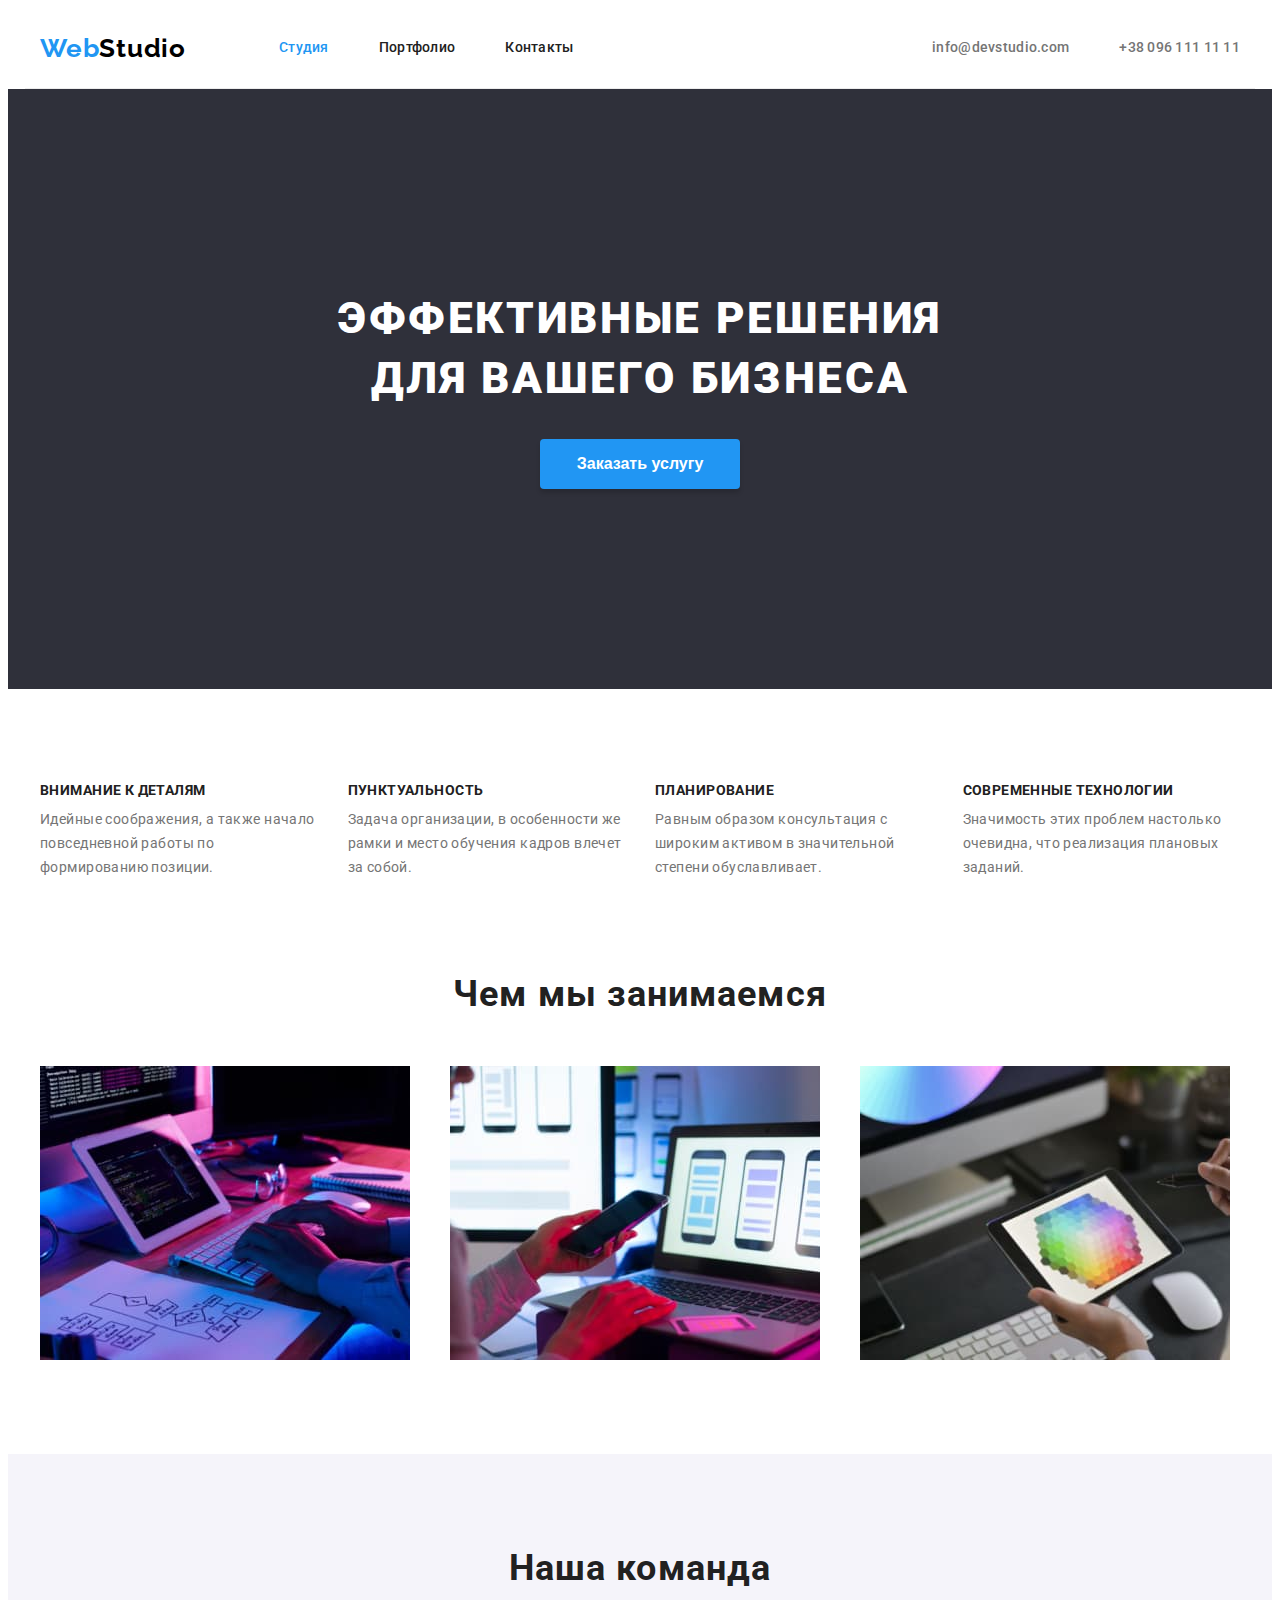
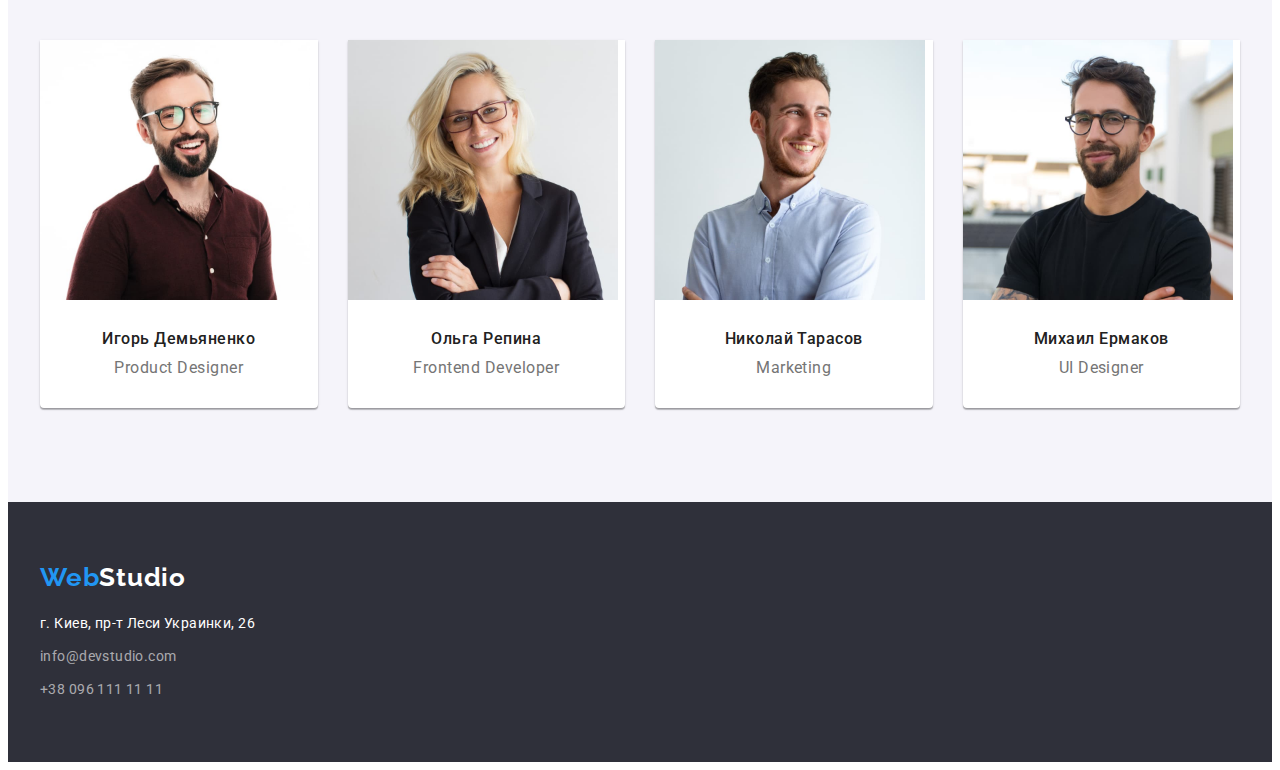
<file: index.html>
<!DOCTYPE html>
<html lang="ru">
  <head>
    <meta charset="UTF-8" />
    <meta http-equiv="X-UA-Compatible" content="IE=edge" />
    <meta name="viewport" content="width=device-width, initial-scale=1.0" />
    <link rel="preconnect" href="https://fonts.googleapis.com" />
    <link rel="preconnect" href="https://fonts.gstatic.com" crossorigin />
    <link
      href="https://fonts.googleapis.com/css2?family=Raleway:wght@700&family=Roboto:wght@400;500;700;900&display=swap"
      rel="stylesheet"
    />
    <link
      rel="stylesheet"
      href="https://cdnjs.cloudflare.com/ajax/libs/modern-normalize/1.1.0/modern-normalize.min.css"
      integrity="sha512-wpPYUAdjBVSE4KJnH1VR1HeZfpl1ub8YT/NKx4PuQ5NmX2tKuGu6U/JRp5y+Y8XG2tV+wKQpNHVUX03MfMFn9Q=="
      crossorigin="anonymous"
      referrerpolicy="no-referrer"
    />
    <title>WebStudio</title>
    <link rel="stylesheet" href="./css/styles.css" />
  </head>

  <body>
    <!-- Header -->

    <header class="header">
      <div class="container header-container">
        <a href="" lang="en" class="header-logo link"> <span>Web</span>Studio</a>
        <nav>
          <ul class="header-nav-list list">
            <li class="header-nav-iteam">
              <a class="header-link link current" href="">Студия</a>
            </li>
            <li class="header-nav-iteam">
              <a class="header-link link" href="./portfolio.html">Портфолио</a>
            </li>
            <li class="header-nav-iteam">
              <a class="header-link link" href="">Контакты</a>
            </li>
          </ul>
        </nav>

        <ul class="header-contacts-list list">
          <li class="header-contact-iteam">
            <a class="header-contact link" href="mailto:info@devstudio.com">info@devstudio.com</a>
          </li>
          <li class="header-contact-iteam">
            <a class="header-contact link" href="tel:+380961111111">+38 096 111 11 11</a>
          </li>
        </ul>
      </div>
    </header>

    <main>
      <!-- Hero section -->

      <section class="hero section">
        <div class="container">
          <h1 class="hero-title">Эффективные решения для вашего бизнеса</h1>
          <button class="hero-btn" type="button">Заказать услугу</button>
        </div>
      </section>

      <!-- Benefits -->

      <section class="section benefits">
        <div class="container">
          <ul class="benefits-list card-set list">
            <li class="card-set-iteam">
              <h3 class="benefits-title">Внимание к деталям</h3>
              <p class="benefits-after-title">
                Идейные соображения, а также начало повседневной работы по формированию позиции.
              </p>
            </li>
            <li class="card-set-iteam">
              <h3 class="benefits-title">Пунктуальность</h3>
              <p class="benefits-after-title">
                Задача организации, в особенности же рамки и место обучения кадров влечет за собой.
              </p>
            </li>
            <li class="card-set-iteam">
              <h3 class="benefits-title">Планирование</h3>
              <p class="benefits-after-title">
                Равным образом консультация с широким активом в значительной степени обуславливает.
              </p>
            </li>
            <li class="card-set-iteam">
              <h3 class="benefits-title">Современные технологии</h3>
              <p class="benefits-after-title">
                Значимость этих проблем настолько очевидна, что реализация плановых заданий.
              </p>
            </li>
          </ul>
        </div>
      </section>

      <!-- Features -->

      <section class="section features">
        <div class="container">
          <h2 class="main-title features-title">Чем мы занимаемся</h2>

          <ul class="features-list card-set list">
            <li class="features-iteam card-set-iteam">
              <img src="./images/what-we-do/what-we-do1.jpg" alt="Чем мы занимаемся" width="370" />
            </li>
            <li class="features-iteam card-set-iteam">
              <img src="./images/what-we-do/what-we-do2.jpg" alt="Чем мы занимаемся" width="370" />
            </li>
            <li class="features-iteam card-set-iteam">
              <img src="./images/what-we-do/what-we-do3.jpg" alt="Чем мы занимаемся" width="370" />
            </li>
          </ul>
        </div>
      </section>

      <!-- Teams -->

      <section class="teams section">
        <div class="container">
          <h2 class="main-title teams-title">Наша команда</h2>
          <ul class="team-list card-set list">
            <li class="teams-iteam card-set-iteam">
              <img src="./images/teams/team1.jpg" alt="Наша команда" width="270" height="260" />
              <div class="teams-text">
                <h3 class="team-name">Игорь Демьяненко</h3>
                <p lang="en" class="team-after-name">Product Designer</p>
              </div>
            </li>
            <li class="teams-iteam card-set-iteam">
              <img src="./images/teams/team2.jpg" alt="Наша команда" width="270" height="260" />
              <div class="teams-text">
                <h3 class="team-name">Ольга Репина</h3>
                <p lang="en" class="team-after-name">Frontend Developer</p>
              </div>
            </li>
            <li class="teams-iteam card-set-iteam">
              <img src="./images/teams/team3.jpg" alt="Наша команда" width="270" height="260" />
              <div class="teams-text">
                <h3 class="team-name">Николай Тарасов</h3>
                <p lang="en" class="team-after-name">Marketing</p>
              </div>
            </li>
            <li class="teams-iteam card-set-iteam">
              <img src="./images/teams/team4.jpg" alt="Наша команда" width="270" height="260" />
              <div class="teams-text">
                <h3 class="team-name">Михаил Ермаков</h3>
                <p lang="en" class="team-after-name">UI Designer</p>
              </div>
            </li>
          </ul>
        </div>
      </section>
    </main>
    <!-- Footer -->
    <footer class="footer">
      <div class="container">
        <a class="logo-footer link" href="/" lang="en"> <span>Web</span>Studio</a>

        <address class="footer-address">
          <p class="footer-address-info">г. Киев, пр-т Леси Украинки, 26</p>
          <ul class="footer=list list">
            <li class="footer-iteam">
              <a class="footer-contact link" href="mailto:info@devstudio.com">info@devstudio.com</a>
            </li>
            <li class="footer-contact">
              <a class="footer-contact link" href="tel:+380961111111">+38 096 111 11 11</a>
            </li>
          </ul>
        </address>
      </div>
    </footer>
  </body>
</html>
</file>
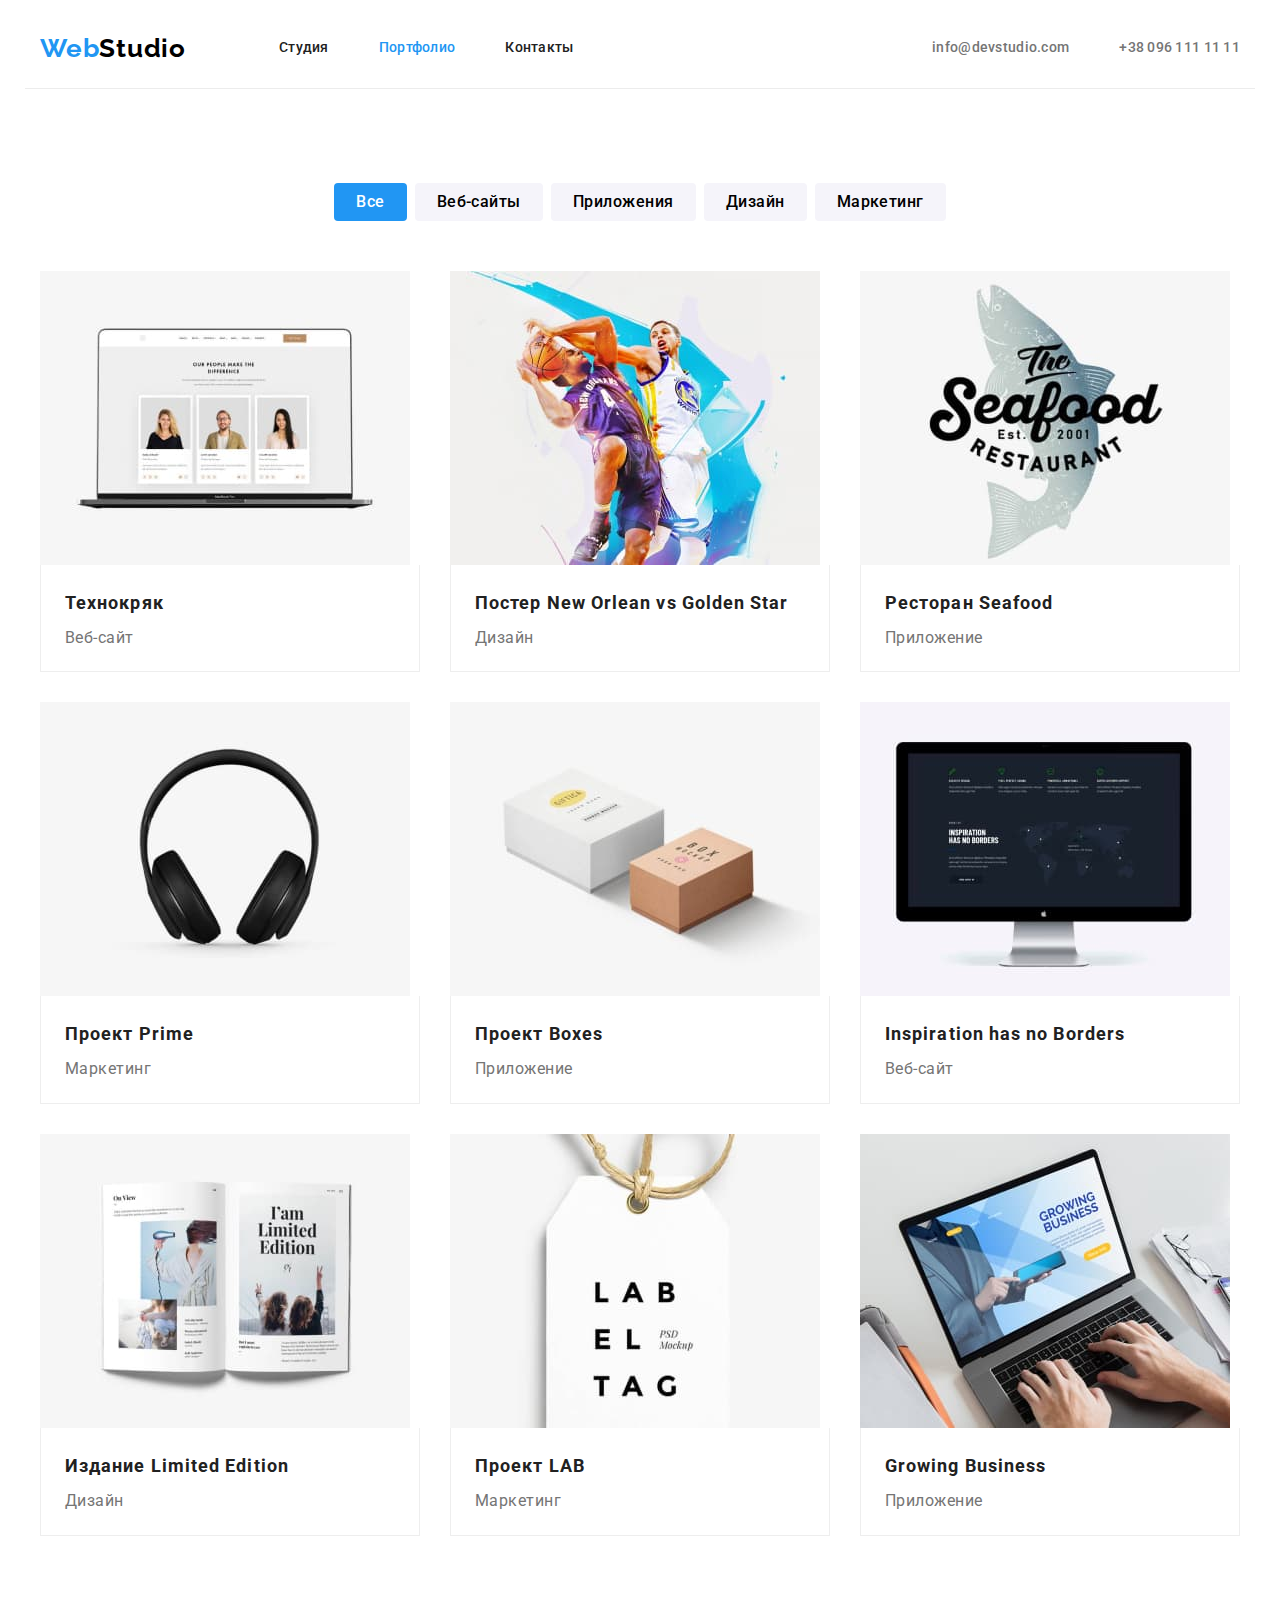
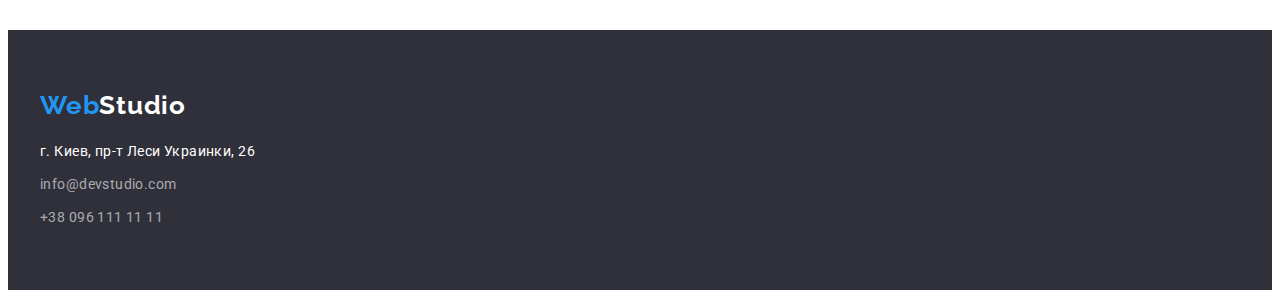
<file: portfolio.html>
<!DOCTYPE html>
<html lang="ru">
  <head>
    <meta charset="UTF-8" />
    <meta http-equiv="X-UA-Compatible" content="IE=edge" />
    <meta name="viewport" content="width=device-width, initial-scale=1.0" />
    <link rel="preconnect" href="https://fonts.googleapis.com" />
    <link rel="preconnect" href="https://fonts.gstatic.com" crossorigin />
    <link
      href="https://fonts.googleapis.com/css2?family=Raleway:wght@700&family=Roboto:wght@400;500;700;900&display=swap"
      rel="stylesheet"
    />
    <link
      rel="stylesheet"
      href="https://cdnjs.cloudflare.com/ajax/libs/modern-normalize/1.1.0/modern-normalize.min.css"
      integrity="sha512-wpPYUAdjBVSE4KJnH1VR1HeZfpl1ub8YT/NKx4PuQ5NmX2tKuGu6U/JRp5y+Y8XG2tV+wKQpNHVUX03MfMFn9Q=="
      crossorigin="anonymous"
      referrerpolicy="no-referrer"
    />
    <title>WebStudio</title>
    <link rel="stylesheet" href="./css/styles.css" />
  </head>
  <body>
    <!-- Header -->

    <header class="header">
      <div class="container header-container">
        <a href="" lang="en" class="header-logo link"> <span>Web</span>Studio</a>
        <nav>
          <ul class="header-nav-list list">
            <li class="header-nav-iteam">
              <a class="header-link link" href="./index.html">Студия</a>
            </li>
            <li class="header-nav-iteam">
              <a class="header-link current link" href="./portfolio.html">Портфолио</a>
            </li>
            <li class="header-nav-iteam">
              <a class="header-link link" href="">Контакты</a>
            </li>
          </ul>
        </nav>

        <ul class="header-contacts-list list">
          <li class="header-contact-iteam">
            <a class="header-contact link" href="mailto:info@devstudio.com">info@devstudio.com</a>
          </li>
          <li class="header-contact-iteam">
            <a class="header-contact link" href="tel:+380961111111">+38 096 111 11 11</a>
          </li>
        </ul>
      </div>
    </header>

    <main>
      <!-- Filter -->

      <section class="section">
        <div class="container">
          <h1 class="visually-hidden">Портфолио</h1>

          <ul class="filter-list list">
            <li class="filter-iteam">
              <button class="filter-btn current" type="button">Все</button>
            </li>
            <li class="filter-iteam">
              <button class="filter-btn" type="button">Веб-сайты</button>
            </li>
            <li class="filter-iteam">
              <button class="filter-btn" type="button">Приложения</button>
            </li>
            <li class="filter-iteam"><button class="filter-btn" type="button">Дизайн</button></li>
            <li class="filter-iteam">
              <button class="filter-btn" type="button">Маркетинг</button>
            </li>
          </ul>

          <!-- Portfolio -->

          <ul class="portfolio-list card-set list">
            <li class="portfolio-iteam card-set-iteam">
              <img src="./images/portfolio/techno.jpg" alt="Технокряк" width="370" height="294" />
              <div class="portfolio-text">
                <h2 class="potfolio-title">Технокряк</h2>
                <p class="potfolio-after-title">Веб-сайт</p>
              </div>
            </li>
            <li class="portfolio-iteam card-set-iteam">
              <img
                src="./images/portfolio/new-orlean.jpg"
                alt="Постер New Orlean vs Golden Star"
                width="370"
                height="294"
              />
              <div class="portfolio-text">
                <h2 class="potfolio-title">Постер New Orlean vs Golden Star</h2>
                <p class="potfolio-after-title">Дизайн</p>
              </div>
            </li>
            <li class="portfolio-iteam card-set-iteam">
              <img
                src="./images/portfolio/seafood.jpg"
                alt="Ресторан Seafood"
                width="370"
                height="294"
              />
              <div class="portfolio-text">
                <h2 class="potfolio-title">Ресторан Seafood</h2>
                <p class="potfolio-after-title">Приложение</p>
              </div>
            </li>
            <li class="portfolio-iteam card-set-iteam">
              <img src="./images/portfolio/prime.jpg" alt="Проект Prime" width="370" height="294" />
              <div class="portfolio-text">
                <h2 class="potfolio-title">Проект Prime</h2>
                <p class="potfolio-after-title">Маркетинг</p>
              </div>
            </li>
            <li class="portfolio-iteam card-set-iteam">
              <img src="./images/portfolio/boxes.jpg" alt="Проект Boxes" width="370" height="294" />
              <div class="portfolio-text">
                <h2 class="potfolio-title">Проект Boxes</h2>
                <p class="potfolio-after-title">Приложение</p>
              </div>
            </li>
            <li class="portfolio-iteam card-set-iteam">
              <img
                src="./images/portfolio/inspiration.jpg"
                alt="Inspiration has no Borders"
                width="370"
                height="294"
              />
              <div class="portfolio-text">
                <h2 class="potfolio-title">Inspiration has no Borders</h2>
                <p class="potfolio-after-title">Веб-сайт</p>
              </div>
            </li>
            <li class="portfolio-iteam card-set-iteam">
              <img
                src="./images/portfolio/limited-edition.jpg"
                alt="Издание Limited Edition"
                width="370"
                height="294"
              />
              <div class="portfolio-text">
                <h2 class="potfolio-title">Издание Limited Edition</h2>
                <p class="potfolio-after-title">Дизайн</p>
              </div>
            </li>
            <li class="portfolio-iteam card-set-iteam">
              <img src="./images/portfolio/lab.jpg" alt="Проект LAB" width="370" height="294" />
              <div class="portfolio-text">
                <h2 class="potfolio-title">Проект LAB</h2>
                <p class="potfolio-after-title">Маркетинг</p>
              </div>
            </li>
            <li class="portfolio-iteam card-set-iteam">
              <img
                src="./images/portfolio/growing-business.jpg"
                alt="Growing Business"
                width="370"
                height="294"
              />
              <div class="portfolio-text">
                <h2 class="potfolio-title">Growing Business</h2>
                <p class="potfolio-after-title">Приложение</p>
              </div>
            </li>
          </ul>
        </div>
      </section>
    </main>

    <!-- Footer -->
    <footer class="footer">
      <div class="container">
        <a class="logo-footer link" href="/" lang="en"> <span>Web</span>Studio</a>

        <address class="footer-address">
          <p class="footer-address-info">г. Киев, пр-т Леси Украинки, 26</p>
          <ul class="footer=list list">
            <li class="footer-iteam">
              <a class="footer-contact link" href="mailto:info@devstudio.com">info@devstudio.com</a>
            </li>
            <li class="footer-contact">
              <a class="footer-contact link" href="tel:+380961111111">+38 096 111 11 11</a>
            </li>
          </ul>
        </address>
      </div>
    </footer>
  </body>
</html>
</file>
<file: css/styles.css>
:root {
  --header-logo-left-color: #2196f3;
  --header-logo-right-color: #000;
  --footer-logo-left-color: #2196f3;
  --footer-logo-right-color: #fff;
  --main-title-color: #212121;
  --second-title-color: #fff;
  --after-title-color: #757575;
  --accent-color: #2196f3;
  --background-iteam-color: #f5f4fa;
  --main-font: 'Roboto', sans-serif;
  --logo-font: 'Raleway', sans-serif;

  /* card-set */
  --iteam: 1;
  --indent: 30px;
}

p,
h1,
h2,
h3,
h4,
h5,
h6 {
  margin: 0;
}

p:last-child {
  margin: 0;
}

ul {
  margin: 0;
  padding-left: 0;
}

button {
  cursor: pointer;
}

body {
  font-family: var(--main-font);
  color: var(--main-title-color);
}

address {
  font-style: normal;
}

img {
  display: block;
  max-width: 100%;
  height: auto;
}

.list {
  list-style: none;
  padding: 0;
  margin: 0;
}

.link {
  text-decoration: none;
  color: currentColor;
}

.visually-hidden {
  position: absolute;
  white-space: nowrap;
  width: 1px;
  height: 1px;
  overflow: hidden;
  border: 0;
  padding: 0;
  clip: rect(0 0 0 0);
  clip-path: inset(50%);
  margin: -1px;
}

.section {
  padding-top: 94px;
  padding-bottom: 94px;
}

.container {
  width: 1200px;
  padding: 0 15px;
  margin: 0 auto;
}

.main-title {
  margin-bottom: 50px;

  font-weight: 700;
  font-size: 36px;
  line-height: 1.16;
  text-align: center;
  letter-spacing: 0.03em;
}

/* --------NET FLEX */

.card-set {
  display: flex;
  flex-wrap: wrap;

  margin: calc(-1 * var(--indent) / 2);
}

.card-set-iteam {
  flex-basis: calc((100% - var(--indent) * var(--iteam)) / var(--iteam));

  margin: calc(var(--indent) / 2);
}

/* ----------Header */

.header-container {
  display: flex;
  align-items: center;
  border-bottom: 1px solid #ececec;
}

.header-logo {
  margin-right: 93px;
  display: block;

  font-family: var(--logo-font);
  font-weight: 700;
  font-size: 26px;
  line-height: 1.19;
  letter-spacing: 0.03em;

  color: var(--header-logo-right-color);
}

.header-logo > span {
  color: var(--header-logo-left-color);
}

.header-nav-list {
  display: flex;
  margin-left: auto;
}

.header-nav-iteam:not(:last-child) {
  margin-right: 50px;
}

.header-link {
  padding-top: 32px;
  padding-bottom: 32px;
  display: block;

  font-weight: 500;
  font-size: 14px;
  line-height: 1.14;
  letter-spacing: 0.02em;
  color: var(--main-title-color);
}

.header-link:hover,
.header-link:focus {
  color: var(--accent-color);
}

.current {
  color: var(--accent-color);
}

.header-contacts-list {
  display: flex;
  margin-left: auto;
}

.header-contact-iteam:not(:last-child) {
  margin-right: 50px;
}

.header-contact {
  padding-top: 32px;
  padding-bottom: 32px;
  display: block;

  font-weight: 500;
  font-size: 14px;
  line-height: 1.14;
  letter-spacing: 0.02em;
  color: var(--after-title-color);
}
.header-contact:hover,
.header-contact:focus {
  color: var(--accent-color);
}

/* ----------------Hero section*/

.hero {
  padding-top: 200px;
  padding-bottom: 200px;

  background: #2f303a;
}

.hero-title {
  margin-left: auto;
  margin-right: auto;
  margin-bottom: 30px;
  max-width: 696px;

  text-align: center;
  font-weight: 900;
  font-size: 44px;
  line-height: 1.36;
  letter-spacing: 0.06em;
  text-transform: uppercase;
  color: var(--second-title-color);
}
.hero-btn {
  margin-left: auto;
  margin-right: auto;
  padding-top: 10px;
  padding-bottom: 10px;
  display: block;
  min-width: 200px;

  font-weight: 700;
  font-size: 16px;
  line-height: 1.87;
  color: #ffffff;

  background-color: var(--accent-color);
  box-shadow: 0px 4px 4px rgba(0, 0, 0, 0.15);
  border-radius: 4px;
  border: none;

  cursor: pointer;
}

.hero-btn:hover {
  background-color: #188ce8;
}

/* -------------Benefits */
.benefits {
  padding-bottom: 47px;
}

.benefits-list {
  --iteam: 4;
  --indent: 30px;
}

.benefits-title {
  margin-bottom: 10px;
  font-weight: 700;
  font-size: 14px;
  line-height: 1.14;
  letter-spacing: 0.03em;
  text-transform: uppercase;
}

.benefits-after-title {
  font-size: 14px;
  line-height: 1.71;
  letter-spacing: 0.03em;
  color: var(--after-title-color);
}

/* --------Features */

.features {
  padding-top: 47px;
}

.features-list {
  --iteam: 3;
  --indent: 30px;
}

/* -------Teams */
.teams {
  background: var(--background-iteam-color);
}

.teams-iteam {
  --iteam: 4;
  --indent: 30px;

  background-color: #fff;

  box-shadow: 0px 1px 3px rgba(0, 0, 0, 0.12), 0px 1px 1px rgba(0, 0, 0, 0.14),
    0px 2px 1px rgba(0, 0, 0, 0.2);
  border-radius: 0px 0px 4px 4px;
}

.teams-text {
  padding-top: 30px;
  padding-bottom: 30px;

  text-align: center;
  font-size: 16px;
  line-height: 1.18;
}

.team-name {
  margin-bottom: 10px;

  font-weight: 500;
  font-size: 16px;
  letter-spacing: 0.03em;
}

.team-after-name {
  letter-spacing: 0.03em;
  color: var(--after-title-color);
}

/* ----Footer */

.footer {
  padding-top: 60px;
  padding-bottom: 60px;

  background-color: #2f303a;
}

.logo-footer {
  margin-bottom: 20px;
  display: block;

  font-family: var(--logo-font);
  font-weight: 700;
  font-size: 26px;
  line-height: 1.19;
  letter-spacing: 0.03em;
  color: var(--footer-logo-right-color);
}

.logo-footer > span {
  color: var(--footer-logo-left-color);
}

.footer-address-info {
  margin-bottom: 9px;

  font-size: 14px;
  line-height: 1.71;
  letter-spacing: 0.03em;
  color: #fff;
}

.footer-iteam:not(:last-child) {
  margin-bottom: 9px;
}

.footer-contact {
  font-size: 14px;
  line-height: 1.71;
  letter-spacing: 0.03em;
  color: rgba(255, 255, 255, 0.6);
}
.footer-contact:hover,
.footer-contact:focus {
  color: var(--accent-color);
}

/* -------Filter */

.filter-list {
  display: flex;
  justify-content: center;
  margin-bottom: 50px;
}

.filter-iteam:not(:last-child) {
  margin-right: 8px;
}

.filter-btn {
  padding: 6px 22px;

  font-family: inherit;
  font-weight: 500;
  font-size: 16px;
  line-height: 1.62;
  text-align: center;
  letter-spacing: 0.03em;
  border-radius: 4px;
  border: none;
  cursor: pointer;

  background-color: var(--background-iteam-color);
}

.filter-btn:hover {
  color: var(--second-title-color);

  background-color: var(--accent-color);
}

.filter-btn.current {
  color: var(--second-title-color);

  background-color: var(--accent-color);
}

/* --------Portfolio */

.portfolio-iteam {
  --iteam: 3;
  --indent: 30px;
}

.portfolio-text {
  padding: 20px 24px;

  border: 1px solid #eeeeee;
  border-top: none;
}

.potfolio-title {
  margin-bottom: 4px;

  font-weight: 700;
  font-size: 18px;
  line-height: 2;
  letter-spacing: 0.06em;
}

.potfolio-after-title {
  font-weight: 400;
  font-size: 16px;
  line-height: 1.66;
  letter-spacing: 0.03em;
  color: var(--after-title-color);
}
</file>
